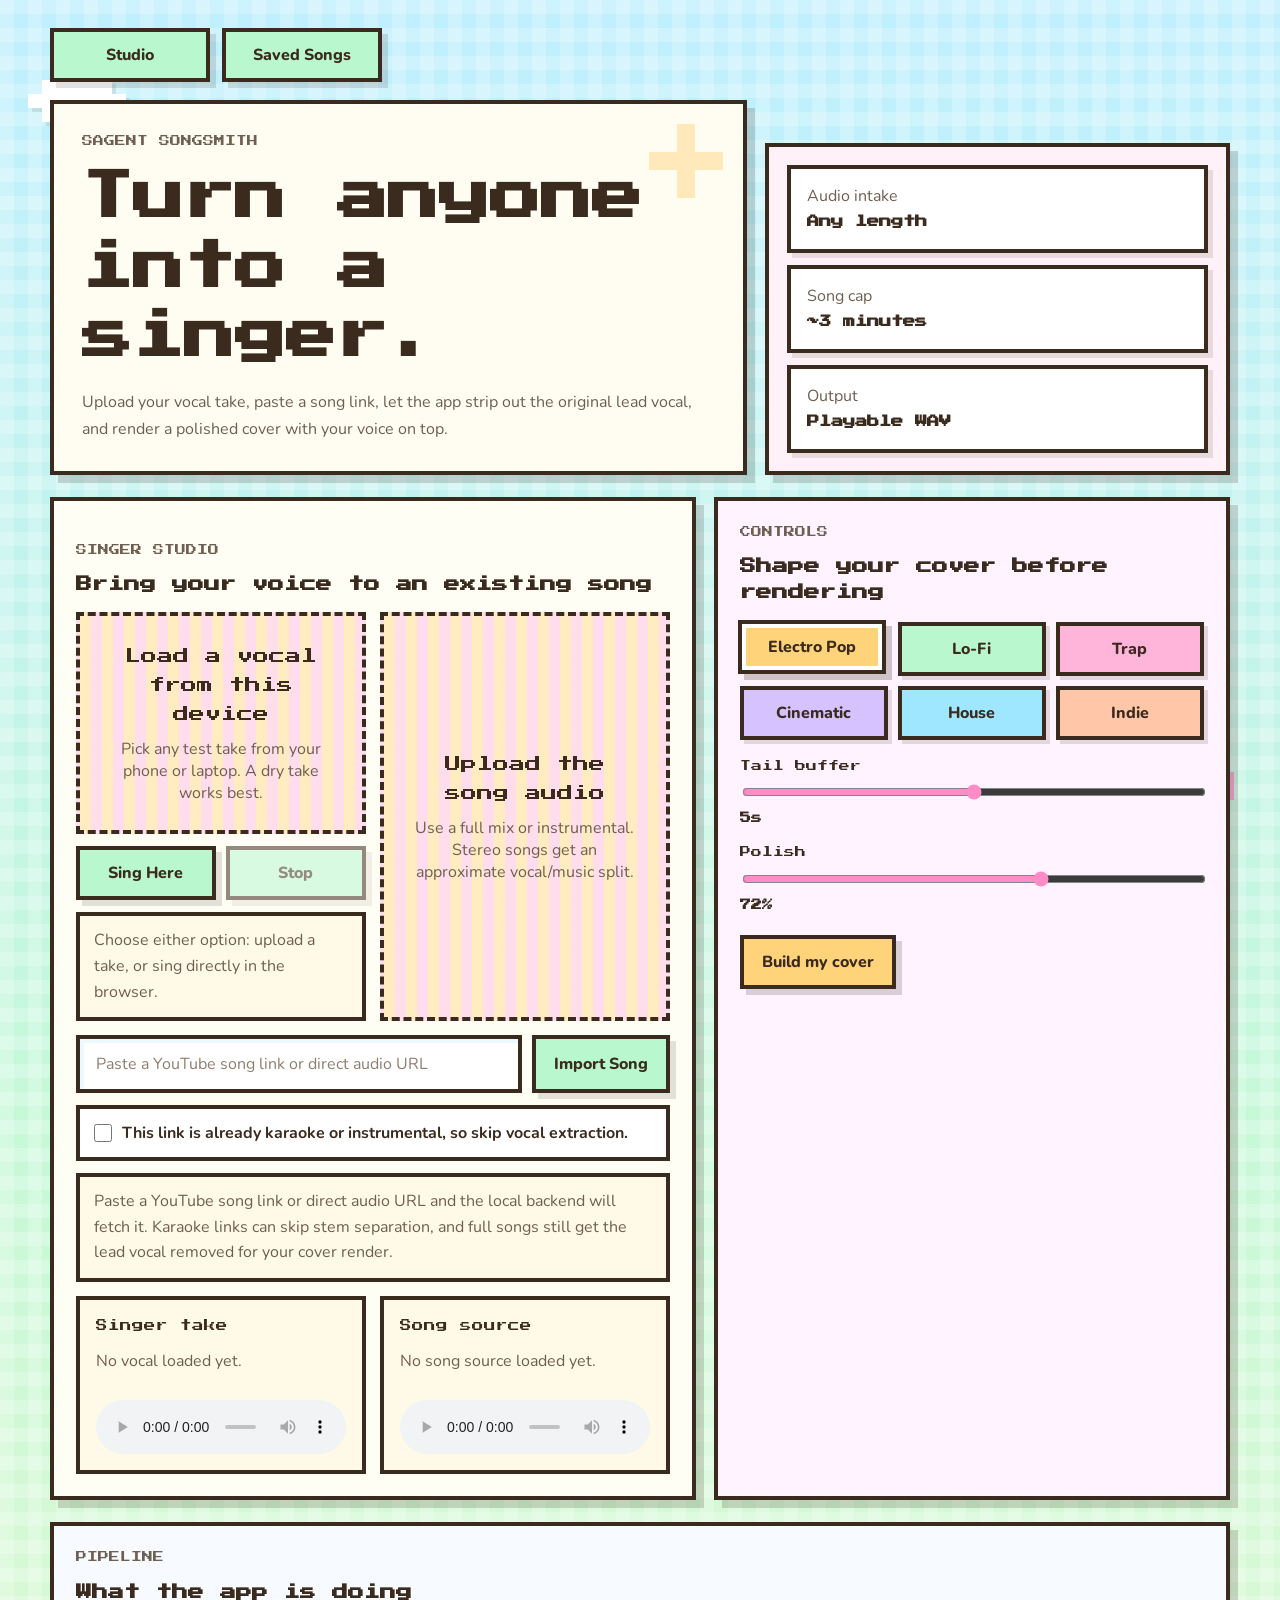
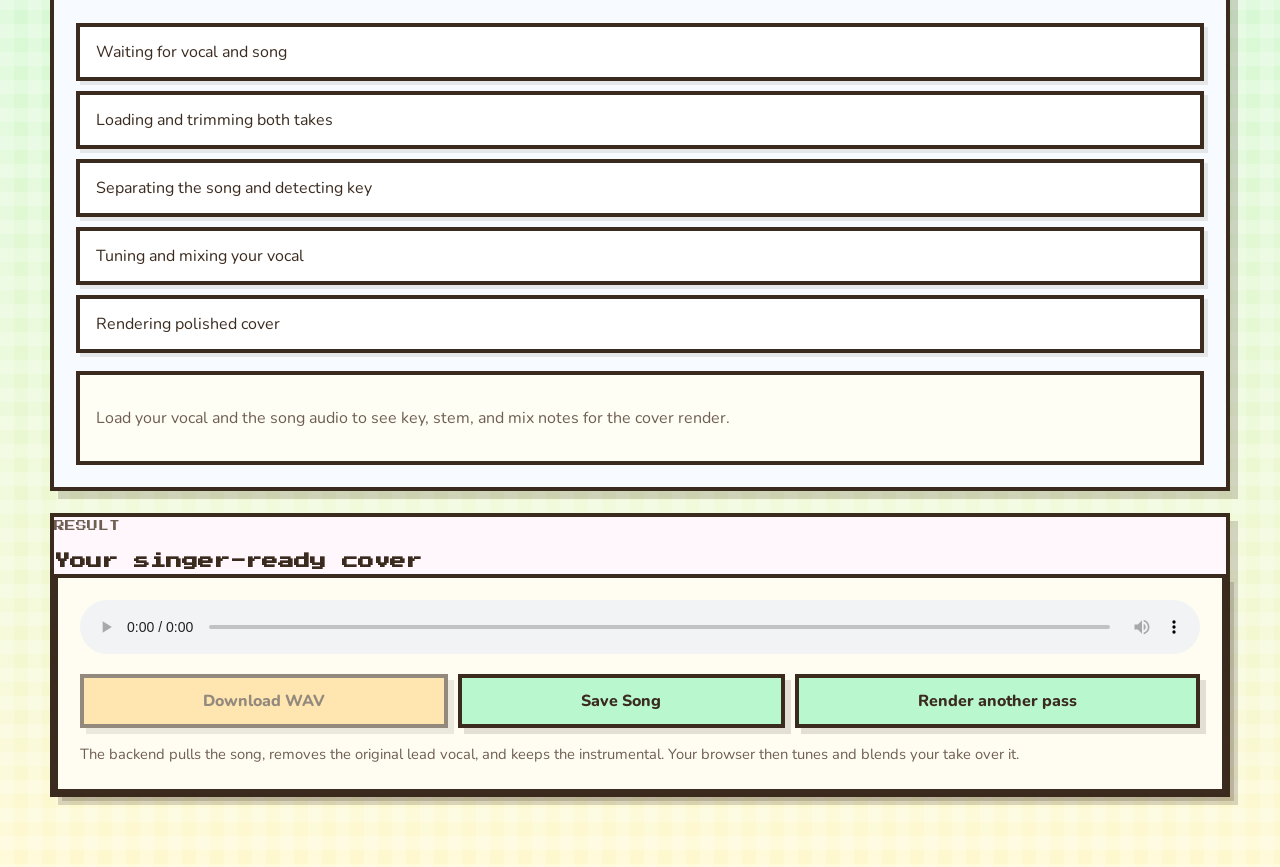
<file: index.html>
<!DOCTYPE html>
<html lang="en">
  <head>
    <meta charset="UTF-8" />
    <meta name="viewport" content="width=device-width, initial-scale=1.0" />
    <title>Sagent Songsmith</title>
    <link rel="preconnect" href="https://fonts.googleapis.com" />
    <link rel="preconnect" href="https://fonts.gstatic.com" crossorigin />
    <link
      href="https://fonts.googleapis.com/css2?family=Press+Start+2P&family=Nunito:wght@500;700;800&display=swap"
      rel="stylesheet"
    />
    <link rel="stylesheet" href="styles.css" />
  </head>
  <body>
    <main class="shell">
      <section class="topbar">
        <a class="ghost-button nav-link" href="index.html">Studio</a>
        <a class="ghost-button nav-link" href="saved.html">Saved Songs</a>
      </section>
      <section class="hero">
        <div class="hero-copy">
          <p class="eyebrow">Sagent Songsmith</p>
          <h1>Turn anyone into a singer.</h1>
          <p class="lede">
            Upload your vocal take, paste a song link, let the app strip out the
            original lead vocal, and render a polished cover with your voice on top.
          </p>
        </div>
        <div class="hero-panel">
          <div class="stat">
            <span class="stat-label">Audio intake</span>
            <strong>Any length</strong>
          </div>
          <div class="stat">
            <span class="stat-label">Song cap</span>
            <strong>~3 minutes</strong>
          </div>
          <div class="stat">
            <span class="stat-label">Output</span>
            <strong>Playable WAV</strong>
          </div>
        </div>
      </section>

      <section class="workspace">
        <div class="upload-panel">
          <div class="cover-panel" id="coverPanel">
            <div class="section-head compact-head">
              <p class="eyebrow">Singer Studio</p>
              <h2>Bring your voice to an existing song</h2>
            </div>

            <div class="cover-grid">
              <div class="vocal-input-panel">
                <label class="dropzone mini-dropzone" id="vocalDropzone" for="vocalFile">
                  <input id="vocalFile" type="file" accept="audio/*" hidden />
                  <span class="dropzone-title">Load a vocal from this device</span>
                  <span class="dropzone-subtitle">
                    Pick any test take from your phone or laptop. A dry take works best.
                  </span>
                </label>

                <div class="vocal-option-row">
                  <button id="recordVocalBtn" class="ghost-button" type="button">
                    Sing Here
                  </button>
                  <button id="stopVocalBtn" class="ghost-button" type="button" disabled>
                    Stop
                  </button>
                </div>

                <p class="inline-note compact-note" id="recordingNote">
                  Choose either option: upload a take, or sing directly in the browser.
                </p>
              </div>

              <label class="dropzone mini-dropzone" id="songDropzone" for="songFile">
                <input id="songFile" type="file" accept="audio/*" hidden />
                <span class="dropzone-title">Upload the song audio</span>
                <span class="dropzone-subtitle">
                  Use a full mix or instrumental. Stereo songs get an approximate vocal/music split.
                </span>
              </label>
            </div>

            <div class="url-row">
              <input
                id="songUrl"
                type="url"
                placeholder="Paste a YouTube song link or direct audio URL"
                aria-label="Song URL"
              />
              <button id="fetchSongUrlBtn" class="ghost-button" type="button">
                Import Song
              </button>
            </div>

            <label class="inline-toggle" for="karaokeToggle">
              <input id="karaokeToggle" type="checkbox" />
              <span>This link is already karaoke or instrumental, so skip vocal extraction.</span>
            </label>

            <p class="inline-note" id="songUrlNote">
              Paste a YouTube song link or direct audio URL and the local backend will fetch it. Karaoke links can skip
              stem separation, and full songs still get the lead vocal removed for your cover render.
            </p>

            <div class="dual-file-cards">
              <div class="file-card">
                <div>
                  <p class="file-label">Singer take</p>
                  <p class="file-meta" id="vocalMeta">No vocal loaded yet.</p>
                </div>
                <audio id="vocalPreview" controls></audio>
              </div>

              <div class="file-card">
                <div>
                  <p class="file-label">Song source</p>
                  <p class="file-meta" id="songMeta">No song source loaded yet.</p>
                </div>
                <audio id="songPreview" controls></audio>
              </div>
            </div>
          </div>
        </div>

        <div class="control-panel">
          <div class="section-head">
            <p class="eyebrow">Controls</p>
            <h2 id="controlTitle">Shape your cover before rendering</h2>
          </div>
          <div class="style-grid" id="styleGrid" role="radiogroup" aria-label="Song style">
            <button class="style-chip active" data-style="electro-pop" type="button">
              Electro Pop
            </button>
            <button class="style-chip" data-style="lo-fi" type="button">Lo-Fi</button>
            <button class="style-chip" data-style="trap" type="button">Trap</button>
            <button class="style-chip" data-style="cinematic" type="button">
              Cinematic
            </button>
            <button class="style-chip" data-style="house" type="button">House</button>
            <button class="style-chip" data-style="indie" type="button">Indie</button>
          </div>

          <div class="sliders">
            <label>
              <span id="lengthLabel">Cover length</span>
              <input id="lengthRange" type="range" min="75" max="180" value="150" />
              <strong id="lengthValue">150s</strong>
            </label>
            <label>
              <span id="energyLabel">Polish</span>
              <input id="energyRange" type="range" min="20" max="100" value="72" />
              <strong id="energyValue">72%</strong>
            </label>
          </div>

          <button id="generateBtn" class="primary-button" type="button">
            Build my cover
          </button>
        </div>
      </section>

      <section class="status-panel">
        <div class="section-head">
          <p class="eyebrow">Pipeline</p>
          <h2>What the app is doing</h2>
        </div>
        <ol class="status-list" id="statusList">
          <li class="pending" data-cover="Waiting for vocal and song">Waiting for vocal and song</li>
          <li class="pending" data-cover="Loading and trimming both takes">Loading and trimming both takes</li>
          <li class="pending" data-cover="Separating the song and detecting key">Separating the song and detecting key</li>
          <li class="pending" data-cover="Tuning and mixing your vocal">Tuning and mixing your vocal</li>
          <li class="pending" data-cover="Rendering polished cover">Rendering polished cover</li>
        </ol>
        <div class="analysis-card" id="analysisCard">
          <p class="analysis-empty">
            Load your vocal and the song audio to see key, stem, and mix notes for the cover render.
          </p>
        </div>
      </section>

      <section class="result-panel">
        <div class="section-head">
          <p class="eyebrow">Result</p>
          <h2>Your singer-ready cover</h2>
        </div>
        <div class="result-card">
          <audio id="resultPreview" controls></audio>
          <div class="result-actions">
            <a id="downloadBtn" class="primary-button disabled" download="sagent-song.wav">
              Download WAV
            </a>
            <button id="saveBtn" class="ghost-button" type="button">
              Save Song
            </button>
            <button id="regenerateBtn" class="ghost-button" type="button">
              Render another pass
            </button>
          </div>
          <p class="footnote">
            The backend pulls the song, removes the original lead vocal, and keeps
            the instrumental. Your browser then tunes and blends your take over it.
          </p>
        </div>
      </section>
    </main>

    <script src="config.js"></script>
    <script src="app.js"></script>
  </body>
</html>
</file>
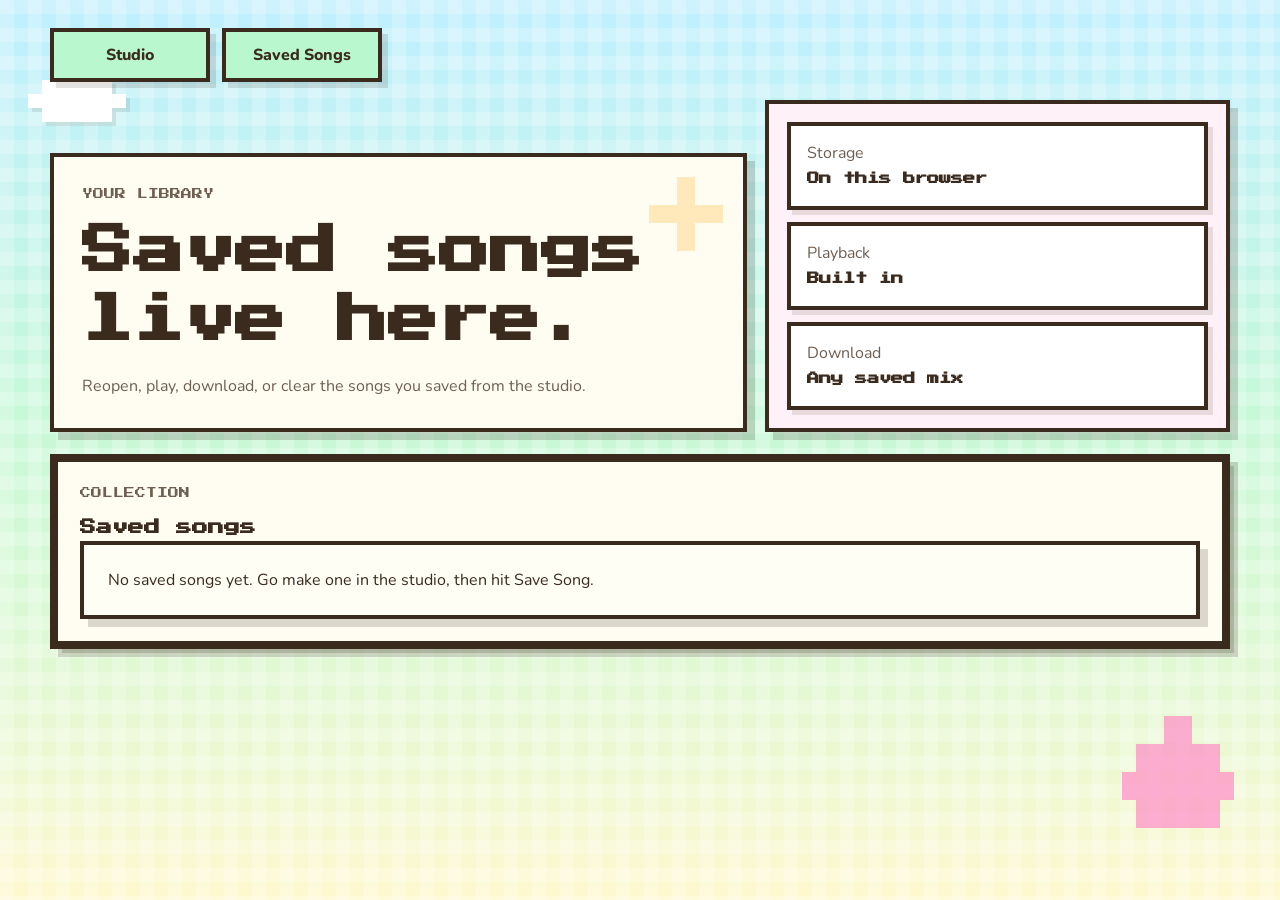
<file: saved.html>
<!DOCTYPE html>
<html lang="en">
  <head>
    <meta charset="UTF-8" />
    <meta name="viewport" content="width=device-width, initial-scale=1.0" />
    <title>Saved Songs</title>
    <link rel="preconnect" href="https://fonts.googleapis.com" />
    <link rel="preconnect" href="https://fonts.gstatic.com" crossorigin />
    <link
      href="https://fonts.googleapis.com/css2?family=Press+Start+2P&family=Nunito:wght@500;700;800&display=swap"
      rel="stylesheet"
    />
    <link rel="stylesheet" href="styles.css" />
  </head>
  <body>
    <main class="shell">
      <section class="topbar">
        <a class="ghost-button nav-link" href="index.html">Studio</a>
        <a class="ghost-button nav-link" href="saved.html">Saved Songs</a>
      </section>

      <section class="hero">
        <div class="hero-copy">
          <p class="eyebrow">Your Library</p>
          <h1>Saved songs live here.</h1>
          <p class="lede">
            Reopen, play, download, or clear the songs you saved from the studio.
          </p>
        </div>
        <div class="hero-panel">
          <div class="stat">
            <span class="stat-label">Storage</span>
            <strong>On this browser</strong>
          </div>
          <div class="stat">
            <span class="stat-label">Playback</span>
            <strong>Built in</strong>
          </div>
          <div class="stat">
            <span class="stat-label">Download</span>
            <strong>Any saved mix</strong>
          </div>
        </div>
      </section>

      <section class="result-panel">
        <div class="result-card">
          <div class="section-head">
            <p class="eyebrow">Collection</p>
            <h2>Saved songs</h2>
          </div>
          <div id="savedRoot"></div>
        </div>
      </section>
    </main>

    <script src="saved.js"></script>
  </body>
</html>
</file>
<file: styles.css>
:root {
  --bg: #fff8cf;
  --sky: #9ee7ff;
  --mint: #b9f7cf;
  --pink: #ffb4d9;
  --peach: #ffd37a;
  --lavender: #d5c2ff;
  --cream: #fffdf2;
  --text: #3b2b1f;
  --muted: #6f5f52;
  --line: #3b2b1f;
  --panel: #fffdf2;
  --panel-alt: #fff1f7;
  --good: #79e38f;
  --active: #7ed7ff;
  --shadow: 8px 8px 0 rgba(59, 43, 31, 0.18);
}

* {
  box-sizing: border-box;
}

html,
body {
  margin: 0;
  min-height: 100%;
}

body {
  font-family: "Nunito", sans-serif;
  color: var(--text);
  background:
    linear-gradient(180deg, rgba(255, 255, 255, 0.35), rgba(255, 255, 255, 0)) 0 0 / 100% 100%,
    linear-gradient(90deg, rgba(255, 255, 255, 0.22) 50%, transparent 50%) 0 0 / 28px 28px,
    linear-gradient(rgba(255, 255, 255, 0.22) 50%, transparent 50%) 0 0 / 28px 28px,
    linear-gradient(180deg, #9ee7ff 0%, #b9f7cf 45%, #fff8cf 100%);
}

body::before,
body::after {
  content: "";
  position: fixed;
  width: 124px;
  height: 124px;
  z-index: 0;
  pointer-events: none;
  image-rendering: pixelated;
}

body::before {
  top: 38px;
  left: 28px;
  background:
    linear-gradient(#ffffff 0 0) 14px 42px / 70px 14px no-repeat,
    linear-gradient(#ffffff 0 0) 0 56px / 98px 14px no-repeat,
    linear-gradient(#ffffff 0 0) 14px 70px / 70px 14px no-repeat;
  filter: drop-shadow(4px 4px 0 rgba(59, 43, 31, 0.1));
}

body::after {
  right: 34px;
  bottom: 60px;
  background:
    linear-gradient(#ff8cc6 0 0) 42px 0 / 28px 28px no-repeat,
    linear-gradient(#ff8cc6 0 0) 14px 28px / 84px 28px no-repeat,
    linear-gradient(#ff8cc6 0 0) 0 56px / 112px 28px no-repeat,
    linear-gradient(#ff8cc6 0 0) 14px 84px / 84px 28px no-repeat;
  opacity: 0.7;
}

.shell {
  position: relative;
  z-index: 1;
  width: min(1180px, calc(100% - 32px));
  margin: 0 auto;
  padding: 28px 0 48px;
}

.topbar {
  display: flex;
  gap: 12px;
  margin-bottom: 18px;
  flex-wrap: wrap;
}

.nav-link {
  min-width: 160px;
}

.hero,
.workspace,
.status-panel,
.result-panel {
  margin-bottom: 22px;
}

.hero {
  display: grid;
  grid-template-columns: 1.5fr 1fr;
  gap: 18px;
  align-items: end;
}

.hero-copy,
.hero-panel,
.upload-panel,
.control-panel,
.status-panel,
.result-card {
  background: var(--panel);
  border: 4px solid var(--line);
  border-radius: 0;
  box-shadow: var(--shadow);
}

.hero-copy {
  position: relative;
  padding: 28px;
  overflow: hidden;
}

.hero-copy::after {
  content: "";
  position: absolute;
  right: 20px;
  top: 20px;
  width: 74px;
  height: 74px;
  background:
    linear-gradient(#ffd37a 0 0) 28px 0 / 18px 74px no-repeat,
    linear-gradient(#ffd37a 0 0) 0 28px / 74px 18px no-repeat;
  opacity: 0.45;
}

.hero-copy h1 {
  margin: 0 0 18px;
  max-width: 12ch;
  font-family: "Press Start 2P", cursive;
  font-size: clamp(1.7rem, 4vw, 3.4rem);
  line-height: 1.35;
}

.lede {
  max-width: 40rem;
  margin: 0;
  color: var(--muted);
  font-size: 1rem;
  line-height: 1.7;
}

.hero-panel {
  padding: 18px;
  display: grid;
  gap: 12px;
  background: var(--panel-alt);
}

.stat {
  padding: 16px;
  background: #ffffff;
  border: 4px solid var(--line);
  box-shadow: 5px 5px 0 rgba(59, 43, 31, 0.12);
}

.stat strong {
  display: block;
  margin-top: 6px;
  font-family: "Press Start 2P", cursive;
  font-size: 0.78rem;
  line-height: 1.6;
}

.stat-label,
.eyebrow,
.dropzone-subtitle,
.file-meta,
.analysis-empty,
.footnote {
  color: var(--muted);
}

.eyebrow {
  text-transform: uppercase;
  letter-spacing: 0;
  font-family: "Press Start 2P", cursive;
  font-size: 0.68rem;
  line-height: 1.6;
  margin: 0 0 14px;
}

.workspace {
  display: grid;
  grid-template-columns: 1.25fr 1fr;
  gap: 18px;
}

.upload-panel,
.control-panel,
.status-panel,
.result-card {
  padding: 22px;
}

.upload-panel {
  background: #fffef5;
}

.control-panel {
  background: #fef3ff;
}

.dropzone {
  display: grid;
  gap: 10px;
  min-height: 240px;
  padding: 26px;
  place-content: center;
  text-align: center;
  border: 4px dashed var(--line);
  border-radius: 0;
  background:
    linear-gradient(90deg, rgba(255, 212, 122, 0.45) 50%, rgba(255, 180, 217, 0.45) 50%) 0 0 / 22px 22px,
    linear-gradient(rgba(255, 255, 255, 0.6), rgba(255, 255, 255, 0.6));
  cursor: pointer;
  transition: transform 120ms steps(2), background 120ms steps(2);
}

.dropzone:hover,
.dropzone.dragover {
  transform: translate(-2px, -2px);
  background:
    linear-gradient(90deg, rgba(126, 215, 255, 0.5) 50%, rgba(185, 247, 207, 0.5) 50%) 0 0 / 22px 22px,
    linear-gradient(rgba(255, 255, 255, 0.7), rgba(255, 255, 255, 0.7));
}

.dropzone.disabled-dropzone {
  pointer-events: none;
  opacity: 0.6;
}

.dropzone-title {
  font-family: "Press Start 2P", cursive;
  font-size: 1rem;
  line-height: 1.8;
}

.url-row,
.result-actions {
  display: grid;
  grid-template-columns: repeat(3, minmax(0, auto));
  gap: 10px;
  margin-top: 14px;
}

.url-row {
  grid-template-columns: 1fr auto;
}

input[type="url"] {
  width: 100%;
  min-width: 0;
  padding: 14px 16px;
  border: 4px solid var(--line);
  border-radius: 0;
  background: #ffffff;
  color: var(--text);
  font: inherit;
  box-shadow: inset 4px 4px 0 rgba(126, 215, 255, 0.15);
}

input[type="url"]::placeholder {
  color: #8f7d70;
}

.file-card {
  margin-top: 14px;
  padding: 16px;
  display: grid;
  gap: 12px;
  background: #fff9e8;
  border: 4px solid var(--line);
}

.file-label,
.section-head h2 {
  margin: 0;
}

.compact-head {
  margin-bottom: 14px;
}

.mode-switch {
  display: grid;
  grid-template-columns: repeat(2, minmax(0, 1fr));
  gap: 10px;
  margin-bottom: 18px;
}

.mode-chip {
  min-height: 52px;
  border: 4px solid var(--line);
  background: #ffffff;
  box-shadow: 4px 4px 0 rgba(59, 43, 31, 0.14);
  font: inherit;
  font-weight: 800;
  cursor: pointer;
  transition: transform 120ms steps(2), background 120ms steps(2), box-shadow 120ms steps(2);
}

.mode-chip.active {
  transform: translate(-2px, -2px);
  background: var(--peach);
  box-shadow: 6px 6px 0 rgba(59, 43, 31, 0.22);
}

.hidden {
  display: none !important;
}

.file-label {
  font-family: "Press Start 2P", cursive;
  font-size: 0.72rem;
  line-height: 1.6;
}

.section-head h2 {
  font-family: "Press Start 2P", cursive;
  font-size: 1rem;
  line-height: 1.6;
}

.style-grid {
  display: grid;
  grid-template-columns: repeat(3, minmax(0, 1fr));
  gap: 10px;
  margin-top: 16px;
}

.cover-panel {
  margin-top: 18px;
}

.cover-grid,
.dual-file-cards {
  display: grid;
  grid-template-columns: repeat(2, minmax(0, 1fr));
  gap: 14px;
}

.vocal-input-panel {
  display: grid;
  gap: 12px;
}

.mini-dropzone {
  min-height: 180px;
}

.vocal-option-row {
  display: grid;
  grid-template-columns: repeat(2, minmax(0, 1fr));
  gap: 10px;
}

.inline-note {
  margin: 12px 0 0;
  padding: 12px 14px;
  background: #fff9e8;
  border: 4px solid var(--line);
  color: var(--muted);
  line-height: 1.6;
}

.inline-toggle {
  display: flex;
  align-items: center;
  gap: 10px;
  margin-top: 12px;
  padding: 12px 14px;
  background: #ffffff;
  border: 4px solid var(--line);
  font-weight: 700;
  line-height: 1.5;
}

.inline-toggle input {
  width: 18px;
  height: 18px;
  margin: 0;
  accent-color: #ff8cc6;
  flex: 0 0 auto;
}

.compact-note {
  margin-top: 0;
}

.ghost-button:disabled {
  cursor: not-allowed;
  opacity: 0.55;
  transform: none;
}

.style-chip,
.mode-chip,
.primary-button,
.ghost-button {
  min-height: 52px;
  border-radius: 0;
  border: 4px solid var(--line);
  font: inherit;
  font-weight: 800;
  cursor: pointer;
  transition: transform 120ms steps(2), background 120ms steps(2), box-shadow 120ms steps(2);
}

.style-chip {
  padding: 12px 10px;
  background: #ffffff;
  color: var(--text);
  box-shadow: 4px 4px 0 rgba(59, 43, 31, 0.14);
}

.style-chip:nth-child(1) {
  background: #ffd37a;
}

.style-chip:nth-child(2) {
  background: #b9f7cf;
}

.style-chip:nth-child(3) {
  background: #ffb4d9;
}

.style-chip:nth-child(4) {
  background: #d5c2ff;
}

.style-chip:nth-child(5) {
  background: #9ee7ff;
}

.style-chip:nth-child(6) {
  background: #ffc6a8;
}

.style-chip.active {
  transform: translate(-2px, -2px);
  box-shadow: 6px 6px 0 rgba(59, 43, 31, 0.24);
  outline: 4px solid #ffffff;
  outline-offset: -8px;
}

.sliders {
  display: grid;
  gap: 18px;
  margin: 18px 0 22px;
}

.sliders label {
  display: grid;
  gap: 8px;
}

.sliders span,
.sliders strong {
  font-family: "Press Start 2P", cursive;
  font-size: 0.68rem;
  line-height: 1.5;
}

input[type="range"] {
  width: 100%;
  accent-color: #ff8cc6;
}

.primary-button,
.ghost-button,
.download-link {
  display: inline-grid;
  place-items: center;
  padding: 12px 18px;
  text-decoration: none;
  text-align: center;
}

.primary-button {
  color: var(--text);
  background: var(--peach);
  box-shadow: 6px 6px 0 rgba(59, 43, 31, 0.18);
}

.ghost-button {
  color: var(--text);
  background: var(--mint);
  box-shadow: 6px 6px 0 rgba(59, 43, 31, 0.14);
}

.primary-button:hover,
.ghost-button:hover,
.style-chip:hover {
  transform: translate(-2px, -2px);
}

.status-panel,
.result-panel {
  background: var(--panel);
  border: 4px solid var(--line);
  box-shadow: var(--shadow);
}

.status-panel {
  background: #f7fbff;
}

.result-panel {
  background: #fff7fb;
}

.status-list {
  margin: 18px 0;
  padding: 0;
  list-style: none;
  display: grid;
  gap: 10px;
}

.status-list li {
  padding: 14px 16px;
  background: #ffffff;
  border: 4px solid var(--line);
  box-shadow: 4px 4px 0 rgba(59, 43, 31, 0.1);
}

.status-list li.active {
  background: var(--active);
}

.status-list li.complete {
  background: var(--good);
}

.analysis-card {
  padding: 16px;
  background: #fffef5;
  border: 4px solid var(--line);
}

.analysis-grid {
  display: grid;
  grid-template-columns: repeat(4, minmax(0, 1fr));
  gap: 12px;
}

.analysis-grid div {
  padding: 12px;
  background: #ffffff;
  border: 4px solid var(--line);
}

.analysis-grid span {
  display: block;
  margin-bottom: 8px;
  color: var(--muted);
  font-family: "Press Start 2P", cursive;
  font-size: 0.55rem;
  line-height: 1.5;
}

.analysis-grid strong {
  font-size: 0.9rem;
}

.result-card audio,
.file-card audio {
  width: 100%;
  filter: saturate(1.15);
}

.disabled {
  pointer-events: none;
  opacity: 0.55;
}

.footnote {
  margin-bottom: 0;
  font-size: 0.92rem;
  line-height: 1.6;
}

.saved-grid {
  display: grid;
  grid-template-columns: repeat(2, minmax(0, 1fr));
  gap: 18px;
}

.saved-card {
  padding: 18px;
  background: #fffdf2;
  border: 4px solid var(--line);
  box-shadow: var(--shadow);
}

.saved-card h3 {
  margin: 0 0 10px;
  font-family: "Press Start 2P", cursive;
  font-size: 0.82rem;
  line-height: 1.6;
}

.saved-meta {
  margin: 0 0 14px;
  color: var(--muted);
}

.saved-actions {
  display: grid;
  grid-template-columns: repeat(2, minmax(0, auto));
  gap: 10px;
  margin-top: 12px;
}

.empty-library {
  padding: 24px;
  background: #fffef5;
  border: 4px solid var(--line);
  box-shadow: var(--shadow);
}

@media (max-width: 920px) {
  .hero,
  .workspace {
    grid-template-columns: 1fr;
  }

  .cover-grid,
  .dual-file-cards,
  .style-grid,
  .analysis-grid {
    grid-template-columns: repeat(2, minmax(0, 1fr));
  }

  .saved-grid {
    grid-template-columns: 1fr;
  }
}

@media (max-width: 640px) {
  body::before,
  body::after {
    display: none;
  }

  .shell {
    width: min(100% - 20px, 100%);
    padding-top: 18px;
  }

  .hero-copy h1 {
    font-size: 1.5rem;
  }

  .dropzone-title,
  .section-head h2 {
    font-size: 0.82rem;
  }

  .cover-grid,
  .dual-file-cards,
  .style-grid,
  .analysis-grid,
  .url-row,
  .result-actions,
  .mode-switch {
    grid-template-columns: 1fr;
  }

  .saved-actions {
    grid-template-columns: 1fr;
  }
}
</file>
